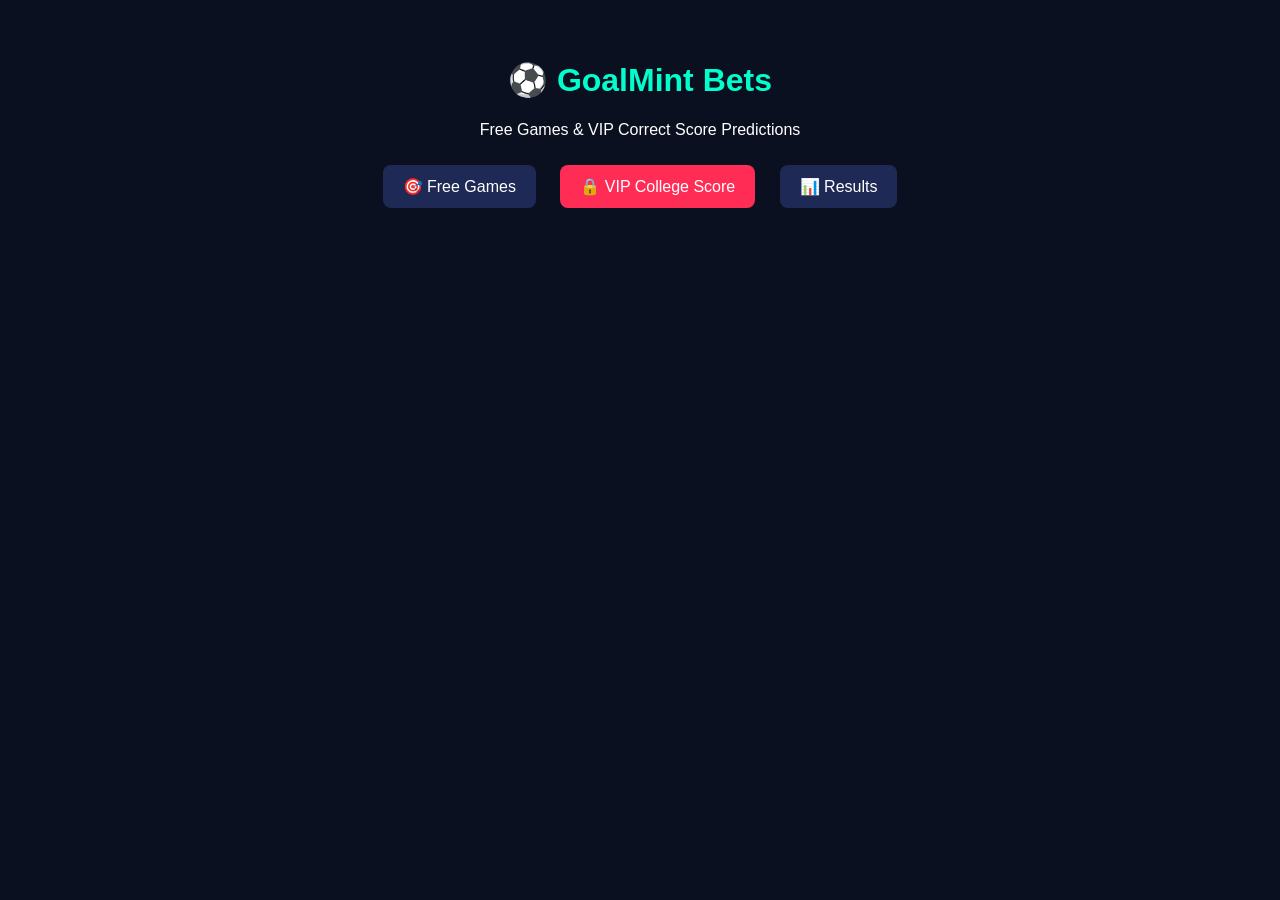
<file: index.html>
<!DOCTYPE html>
<html>
<head>
  <title>GoalMint Bets - Home</title>
  <link rel="stylesheet" href="style.css">
</head>
<body>

  <div class="container">
    <h1>⚽ GoalMint Bets</h1>
    <p>Free Games & VIP Correct Score Predictions</p>

    <a class="btn" href="free.html">🎯 Free Games</a>
    <a class="btn vip" href="vip.html">🔒 VIP College Score</a>
    <a class="btn results" href="results.html">📊 Results</a>
  </div>

</body>
</html>
</file>
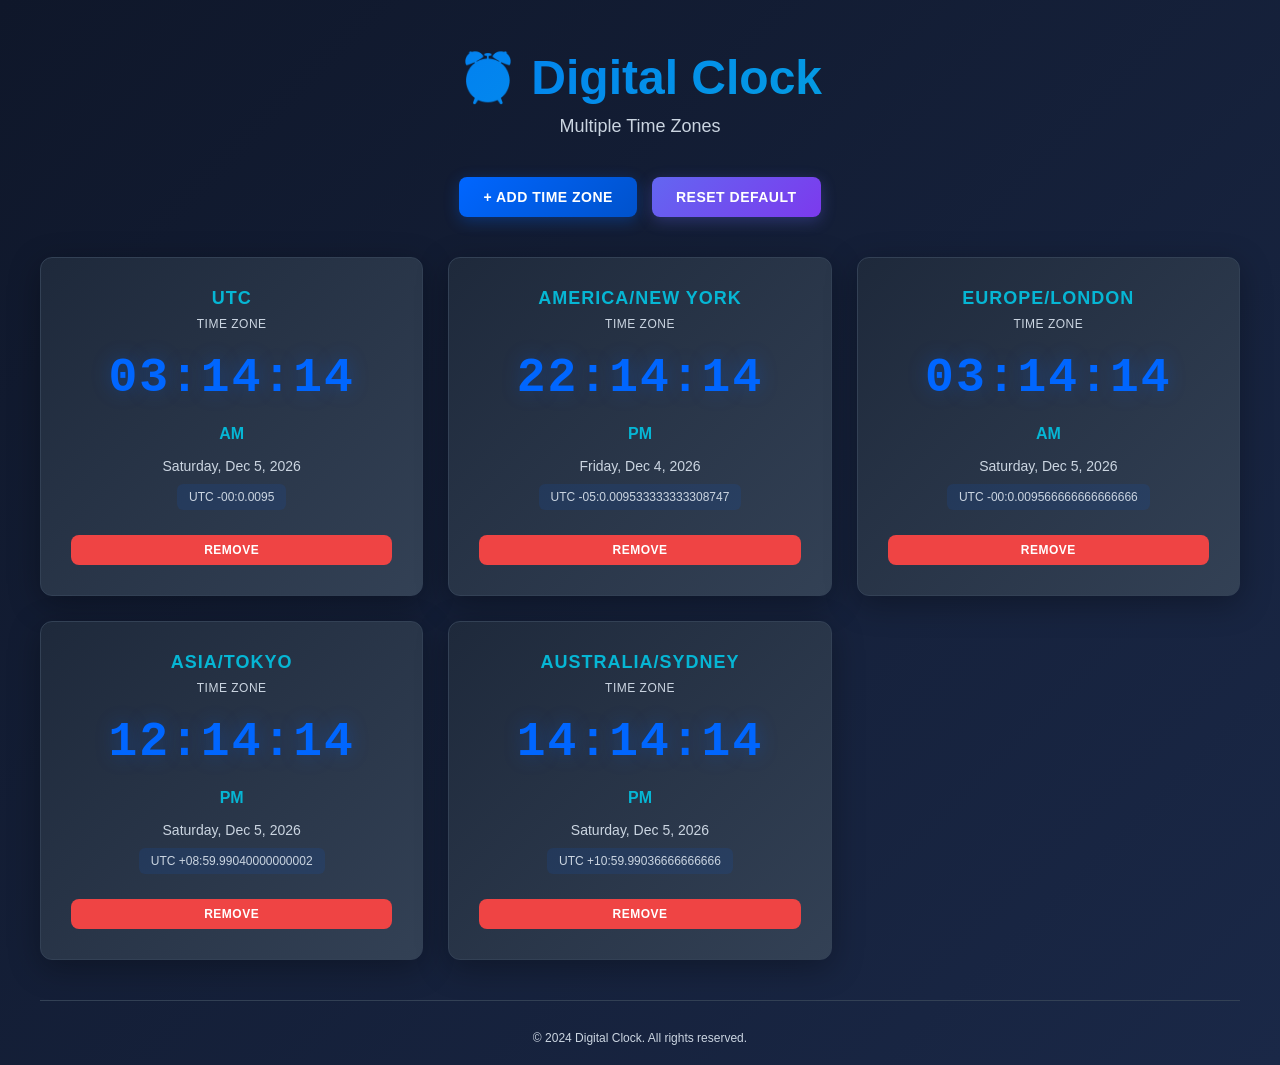
<file: clock.html>
<!DOCTYPE html>
<html lang="en">
<head>
    <meta charset="UTF-8">
    <meta name="viewport" content="width=device-width, initial-scale=1.0">
    <title>Digital Clock - Multiple Time Zones</title>
    <link rel="stylesheet" href="clock-styles.css">
</head>
<body>
    <div class="clock-container">
        <!-- Header -->
        <div class="header">
            <h1>⏰ Digital Clock</h1>
            <p class="subtitle">Multiple Time Zones</p>
        </div>

        <!-- Controls -->
        <div class="controls">
            <button class="btn btn-add" onclick="openAddTimezone()">+ Add Time Zone</button>
            <button class="btn btn-reset" onclick="resetToDefault()">Reset Default</button>
        </div>

        <!-- Add Timezone Modal -->
        <div id="addTimezoneModal" class="modal">
            <div class="modal-content">
                <span class="close" onclick="closeAddTimezone()">&times;</span>
                <h2>Add Time Zone</h2>
                <select id="timezoneSelect" class="timezone-select">
                    <!-- Options will be populated by JavaScript -->
                </select>
                <button class="btn btn-confirm" onclick="addTimezone()">Add</button>
            </div>
        </div>

        <!-- Clocks Grid -->
        <div class="clocks-grid" id="clocksGrid">
            <!-- Clock cards will be dynamically inserted here -->
        </div>

        <!-- Footer -->
        <footer class="footer">
            <p>&copy; 2024 Digital Clock. All rights reserved.</p>
        </footer>
    </div>

    <script src="clock-script.js"></script>
</body>
</html>
</file>
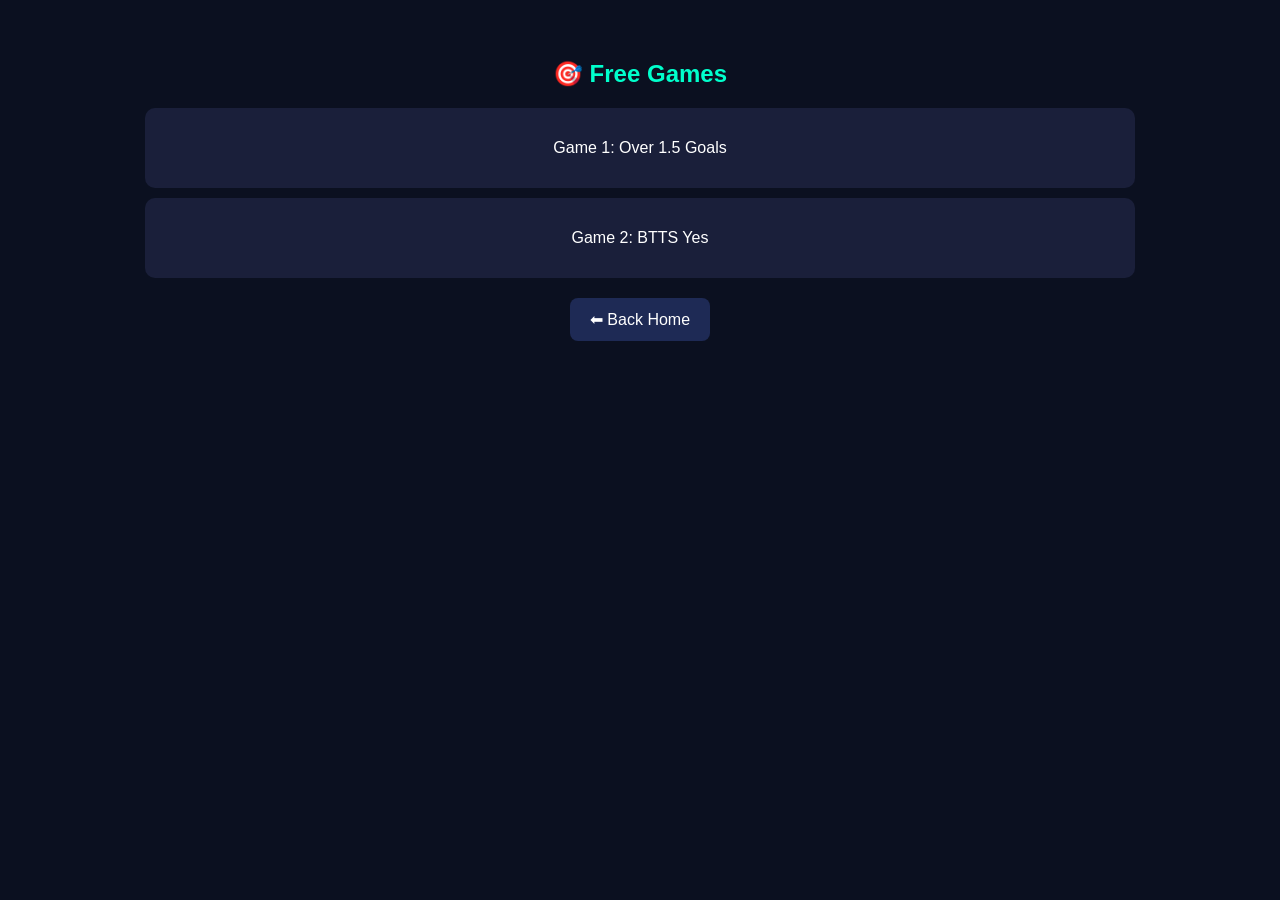
<file: free.html>
<!DOCTYPE html>
<html>
<head>
  <title>Free Games</title>
  <link rel="stylesheet" href="style.css">
</head>
<body>

  <div class="container">
    <h2>🎯 Free Games</h2>

    <div class="card">
      <p>Game 1: Over 1.5 Goals</p>
    </div>

    <div class="card">
      <p>Game 2: BTTS Yes</p>
    </div>

    <a class="btn" href="index.html">⬅ Back Home</a>
  </div>

</body>
</html>
</file>
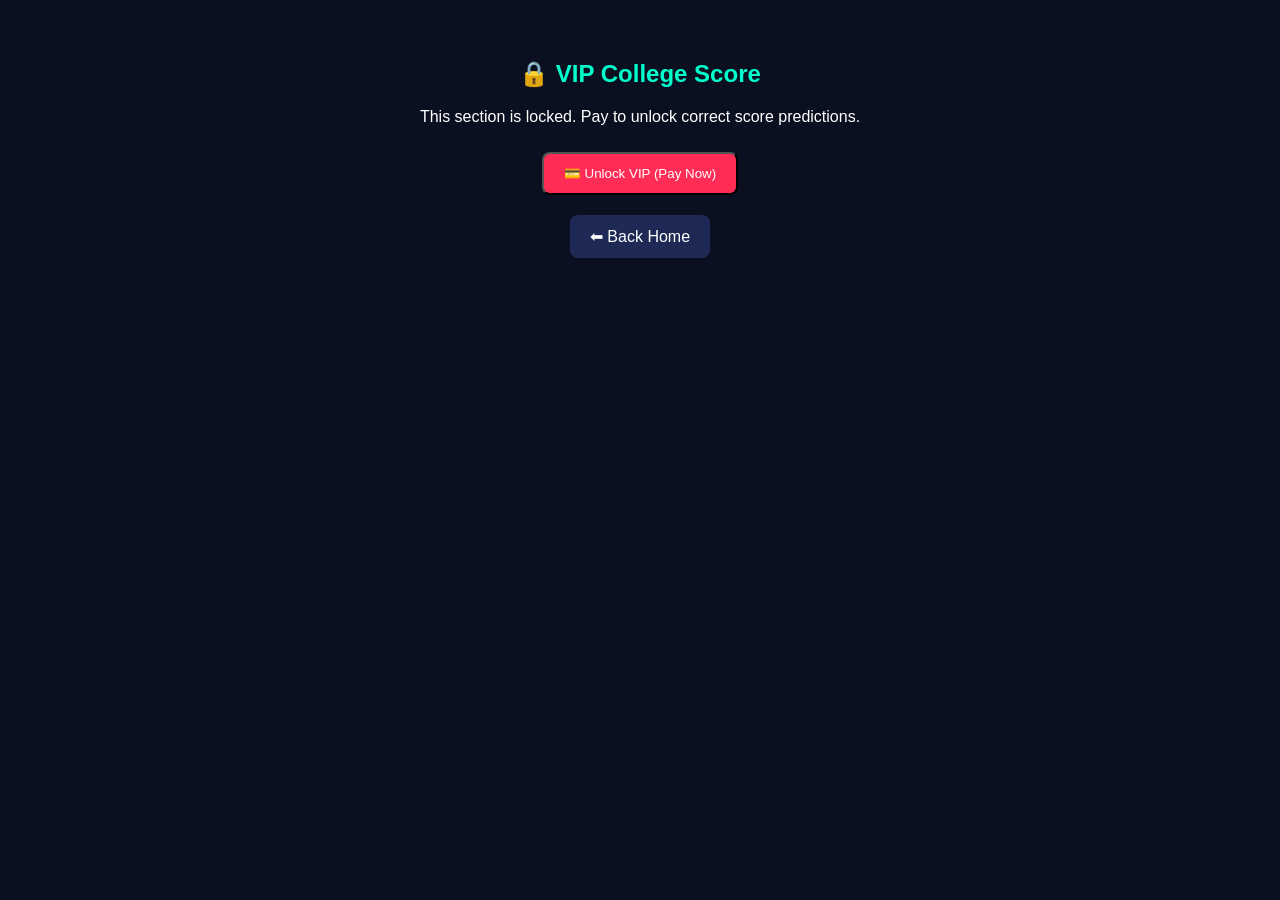
<file: vip.html>
<!DOCTYPE html>
<html>
<head>
  <title>VIP College Score</title>
  <link rel="stylesheet" href="style.css">

  <script src="https://js.paystack.co/v1/inline.js"></script>
</head>
<body>

<div class="container">
  <h2>🔒 VIP College Score</h2>

  <div id="locked">
    <p>This section is locked. Pay to unlock correct score predictions.</p>

    <button class="btn vip" onclick="payWithPaystack()">
      💳 Unlock VIP (Pay Now)
    </button>
  </div>

  <div id="unlocked" style="display:none;">
    <div class="card">
      <p>Correct Score 1: 2 - 1</p>
    </div>

    <div class="card">
      <p>Correct Score 2: 1 - 0</p>
    </div>
  </div>

  <a class="btn" href="index.html">⬅ Back Home</a>
</div>

<script>
  // Check VIP status
  if(localStorage.getItem("vip") === "true"){
    document.getElementById("locked").style.display = "none";
    document.getElementById("unlocked").style.display = "block";
  }

  // Paystack payment
  function payWithPaystack(){
    let handler = PaystackPop.setup({
      key: 'YOUR_PAYSTACK_PUBLIC_KEY_HERE', // 🔴 REPLACE THIS
      email: 'user@example.com',
      amount: 2000 * 100, // ₵20.00 (change if you want)
      currency: "GHS",

      callback: function(response){
        alert("Payment successful!");
        localStorage.setItem("vip", "true");
        location.reload();
      },

      onClose: function(){
        alert("Payment cancelled");
      }
    });

    handler.openIframe();
  }
</script>

</body>
</html>
</file>
<file: style.css>
body {
  font-family: Arial;
  background: #0b1020;
  color: white;
  text-align: center;
  margin: 0;
}

.container {
  padding: 40px;
}

h1, h2 {
  color: #00ffcc;
}

.btn {
  display: inline-block;
  padding: 12px 20px;
  margin: 10px;
  background: #1e2a55;
  color: white;
  text-decoration: none;
  border-radius: 8px;
}

.btn.vip {
  background: #ff2d55;
}

.card {
  background: #1a1f3a;
  padding: 15px;
  margin: 10px auto;
  width: 80%;
  border-radius: 10px;
}
</file>
<file: clock-styles.css>
:root {
    --primary-blue: #0066ff;
    --secondary-purple: #6366f1;
    --accent-cyan: #06b6d4;
    --dark-bg: #0f172a;
    --card-bg: #1e293b;
    --text-primary: #f1f5f9;
    --text-secondary: #cbd5e1;
    --border-color: #334155;
    --success-green: #10b981;
    --danger-red: #ef4444;
    --warning-orange: #f59e0b;
}

* {
    margin: 0;
    padding: 0;
    box-sizing: border-box;
}

body {
    font-family: 'Segoe UI', Tahoma, Geneva, Verdana, sans-serif;
    background: linear-gradient(135deg, var(--dark-bg) 0%, #1a2847 100%);
    color: var(--text-primary);
    min-height: 100vh;
    padding: 20px;
}

.clock-container {
    max-width: 1200px;
    margin: 0 auto;
}

/* Header */
.header {
    text-align: center;
    margin-bottom: 40px;
    padding-top: 30px;
}

.header h1 {
    font-size: 48px;
    margin-bottom: 10px;
    background: linear-gradient(135deg, var(--primary-blue), var(--accent-cyan));
    -webkit-background-clip: text;
    -webkit-text-fill-color: transparent;
    background-clip: text;
}

.subtitle {
    font-size: 18px;
    color: var(--text-secondary);
    font-weight: 300;
}

/* Controls */
.controls {
    display: flex;
    justify-content: center;
    gap: 15px;
    margin-bottom: 40px;
    flex-wrap: wrap;
}

.btn {
    padding: 12px 24px;
    font-size: 14px;
    font-weight: 600;
    border: none;
    border-radius: 8px;
    cursor: pointer;
    transition: all 0.3s ease;
    text-transform: uppercase;
    letter-spacing: 0.5px;
}

.btn-add {
    background: linear-gradient(135deg, var(--primary-blue), #0052cc);
    color: white;
    box-shadow: 0 4px 15px rgba(0, 102, 255, 0.3);
}

.btn-add:hover {
    transform: translateY(-2px);
    box-shadow: 0 6px 20px rgba(0, 102, 255, 0.4);
}

.btn-reset {
    background: linear-gradient(135deg, var(--secondary-purple), #7c3aed);
    color: white;
    box-shadow: 0 4px 15px rgba(99, 102, 241, 0.3);
}

.btn-reset:hover {
    transform: translateY(-2px);
    box-shadow: 0 6px 20px rgba(99, 102, 241, 0.4);
}

.btn-confirm {
    background: linear-gradient(135deg, var(--success-green), #059669);
    color: white;
    width: 100%;
    margin-top: 15px;
}

.btn-confirm:hover {
    transform: translateY(-2px);
}

.btn-remove {
    background: var(--danger-red);
    color: white;
    padding: 8px 12px;
    font-size: 12px;
    margin-top: 10px;
    width: 100%;
}

.btn-remove:hover {
    background: #dc2626;
}

/* Modal */
.modal {
    display: none;
    position: fixed;
    z-index: 1000;
    left: 0;
    top: 0;
    width: 100%;
    height: 100%;
    background-color: rgba(0, 0, 0, 0.7);
    animation: fadeIn 0.3s ease;
}

.modal.show {
    display: flex;
    align-items: center;
    justify-content: center;
}

@keyframes fadeIn {
    from {
        opacity: 0;
    }
    to {
        opacity: 1;
    }
}

.modal-content {
    background: var(--card-bg);
    padding: 30px;
    border-radius: 12px;
    width: 90%;
    max-width: 400px;
    border: 1px solid var(--border-color);
    box-shadow: 0 10px 40px rgba(0, 0, 0, 0.3);
    animation: slideUp 0.3s ease;
}

@keyframes slideUp {
    from {
        transform: translateY(50px);
        opacity: 0;
    }
    to {
        transform: translateY(0);
        opacity: 1;
    }
}

.close {
    color: var(--text-secondary);
    float: right;
    font-size: 28px;
    font-weight: bold;
    cursor: pointer;
    transition: color 0.3s ease;
}

.close:hover {
    color: var(--text-primary);
}

.modal-content h2 {
    margin-bottom: 20px;
    font-size: 24px;
}

.timezone-select {
    width: 100%;
    padding: 12px 15px;
    background: var(--dark-bg);
    border: 1px solid var(--border-color);
    color: var(--text-primary);
    border-radius: 8px;
    font-size: 14px;
    cursor: pointer;
    transition: all 0.3s ease;
}

.timezone-select:focus {
    outline: none;
    border-color: var(--primary-blue);
    box-shadow: 0 0 0 3px rgba(0, 102, 255, 0.1);
}

/* Clocks Grid */
.clocks-grid {
    display: grid;
    grid-template-columns: repeat(auto-fill, minmax(300px, 1fr));
    gap: 25px;
    margin-bottom: 40px;
}

/* Clock Card */
.clock-card {
    background: linear-gradient(135deg, var(--card-bg), #334155);
    border: 1px solid var(--border-color);
    border-radius: 12px;
    padding: 30px;
    text-align: center;
    box-shadow: 0 8px 32px rgba(0, 0, 0, 0.3);
    transition: all 0.3s ease;
    animation: scaleIn 0.3s ease;
}

@keyframes scaleIn {
    from {
        opacity: 0;
        transform: scale(0.9);
    }
    to {
        opacity: 1;
        transform: scale(1);
    }
}

.clock-card:hover {
    border-color: var(--primary-blue);
    box-shadow: 0 12px 48px rgba(0, 102, 255, 0.2);
    transform: translateY(-4px);
}

.timezone-name {
    font-size: 18px;
    font-weight: 600;
    color: var(--accent-cyan);
    margin-bottom: 8px;
    text-transform: uppercase;
    letter-spacing: 1px;
}

.timezone-label {
    font-size: 12px;
    color: var(--text-secondary);
    margin-bottom: 15px;
    text-transform: uppercase;
    letter-spacing: 0.5px;
}

.digital-time {
    font-size: 48px;
    font-weight: bold;
    font-family: 'Courier New', monospace;
    color: var(--primary-blue);
    margin: 20px 0;
    text-shadow: 0 0 20px rgba(0, 102, 255, 0.3);
    letter-spacing: 2px;
}

.date-display {
    font-size: 14px;
    color: var(--text-secondary);
    margin-bottom: 10px;
}

.period {
    font-size: 16px;
    color: var(--accent-cyan);
    font-weight: 600;
    margin-bottom: 15px;
}

.timezone-offset {
    font-size: 12px;
    color: var(--text-secondary);
    background: rgba(0, 102, 255, 0.1);
    padding: 6px 12px;
    border-radius: 6px;
    display: inline-block;
    margin-bottom: 15px;
}

/* Footer */
.footer {
    text-align: center;
    padding-top: 30px;
    border-top: 1px solid var(--border-color);
    color: var(--text-secondary);
    font-size: 12px;
}

/* Responsive Design */
@media (max-width: 768px) {
    .header h1 {
        font-size: 36px;
    }

    .clocks-grid {
        grid-template-columns: repeat(auto-fill, minmax(250px, 1fr));
        gap: 15px;
    }

    .clock-card {
        padding: 20px;
    }

    .digital-time {
        font-size: 36px;
    }
}

@media (max-width: 480px) {
    .header h1 {
        font-size: 28px;
    }

    .subtitle {
        font-size: 14px;
    }

    .clocks-grid {
        grid-template-columns: 1fr;
    }

    .controls {
        flex-direction: column;
    }

    .btn {
        width: 100%;
    }

    .clock-card {
        padding: 15px;
    }

    .digital-time {
        font-size: 32px;
    }

    .timezone-name {
        font-size: 14px;
    }
}

/* Scrollbar Styling */
::-webkit-scrollbar {
    width: 10px;
}

::-webkit-scrollbar-track {
    background: var(--dark-bg);
}

::-webkit-scrollbar-thumb {
    background: var(--border-color);
    border-radius: 5px;
}

::-webkit-scrollbar-thumb:hover {
    background: var(--primary-blue);
}
</file>
